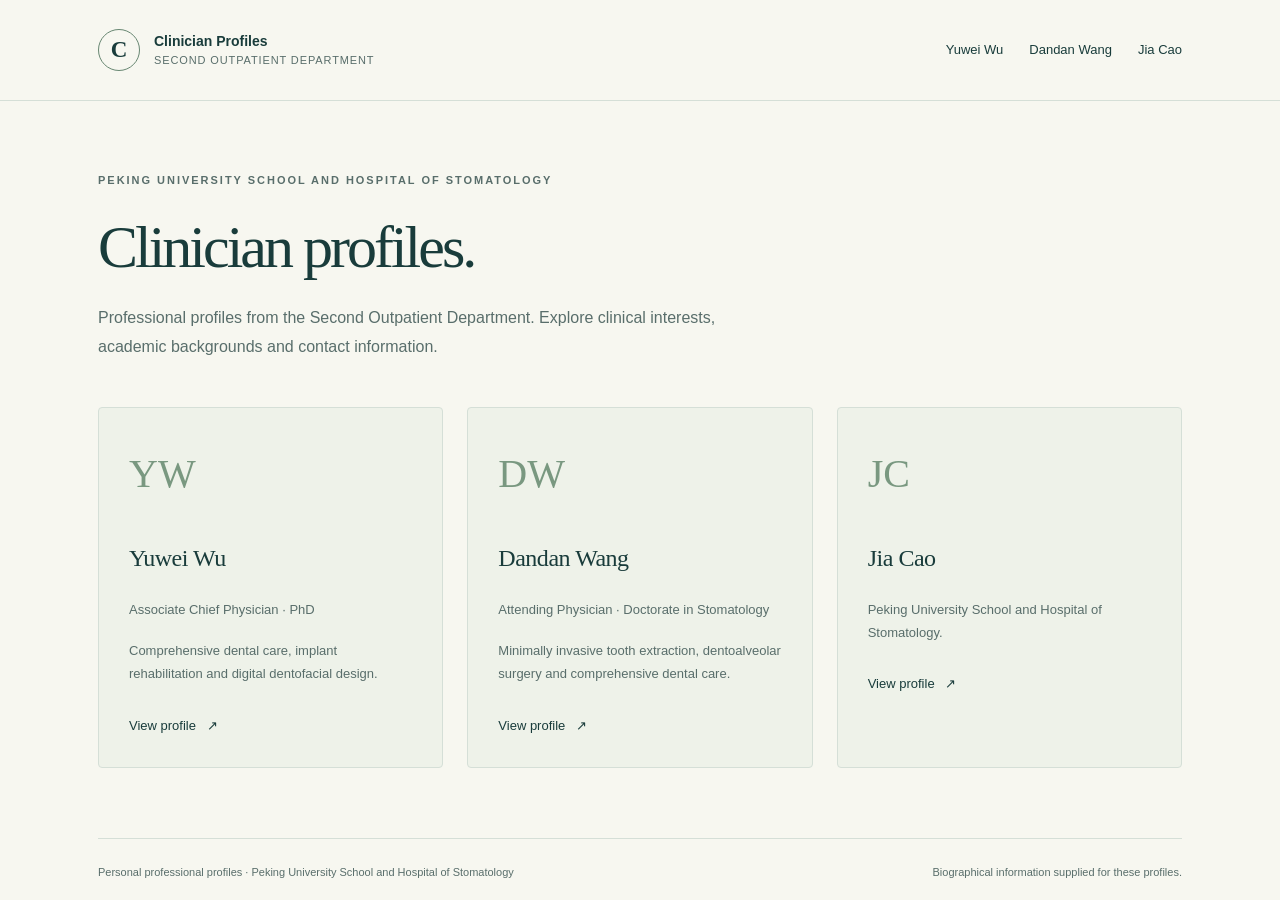
<file: index.html>
<!doctype html>
<html lang="en"><head><meta charset="utf-8"><meta name="viewport" content="width=device-width, initial-scale=1"><title>Clinician Profiles | Second Outpatient Department</title><meta name="description" content="Professional profiles of Yuwei Wu, Dandan Wang and Jia Cao at the Second Outpatient Department, Peking University School and Hospital of Stomatology."><meta name="theme-color" content="#193c3b"><link rel="stylesheet" href="assets/style.css"></head><body><a class="skip" href="#main">Skip to content</a><header><div class="wrap topbar"><a class="brand" href="index.html"><span class="mark" aria-hidden="true">C</span><span>Clinician Profiles<small>Second Outpatient Department</small></span></a><nav aria-label="Profiles"><a href="yuwei-wu/" >Yuwei Wu</a><a href="dandan-wang/" >Dandan Wang</a><a href="jia-cao/" >Jia Cao</a></nav></div></header><main class="wrap directory" id="main"><div class="eyebrow">Peking University School and Hospital of Stomatology</div><h1>Clinician profiles.</h1><p class="intro">Professional profiles from the Second Outpatient Department. Explore clinical interests, academic backgrounds and contact information.</p><div class="people"><a class="person" href="yuwei-wu/"><span class="letter" aria-hidden="true">YW</span><h2>Yuwei Wu</h2><p>Associate Chief Physician · PhD</p><p>Comprehensive dental care, implant rehabilitation and digital dentofacial design.</p><span class="arrow">View profile &nbsp; ↗</span></a><a class="person" href="dandan-wang/"><span class="letter" aria-hidden="true">DW</span><h2>Dandan Wang</h2><p>Attending Physician · Doctorate in Stomatology</p><p>Minimally invasive tooth extraction, dentoalveolar surgery and comprehensive dental care.</p><span class="arrow">View profile &nbsp; ↗</span></a><a class="person" href="jia-cao/"><span class="letter" aria-hidden="true">JC</span><h2>Jia Cao</h2><p>Peking University School and Hospital of Stomatology.</p><span class="arrow">View profile &nbsp; ↗</span></a></div></main><footer class="wrap"><div class="footer-inner"><span>Personal professional profiles · Peking University School and Hospital of Stomatology</span><span>Biographical information supplied for these profiles.</span></div></footer></body></html>
</file>
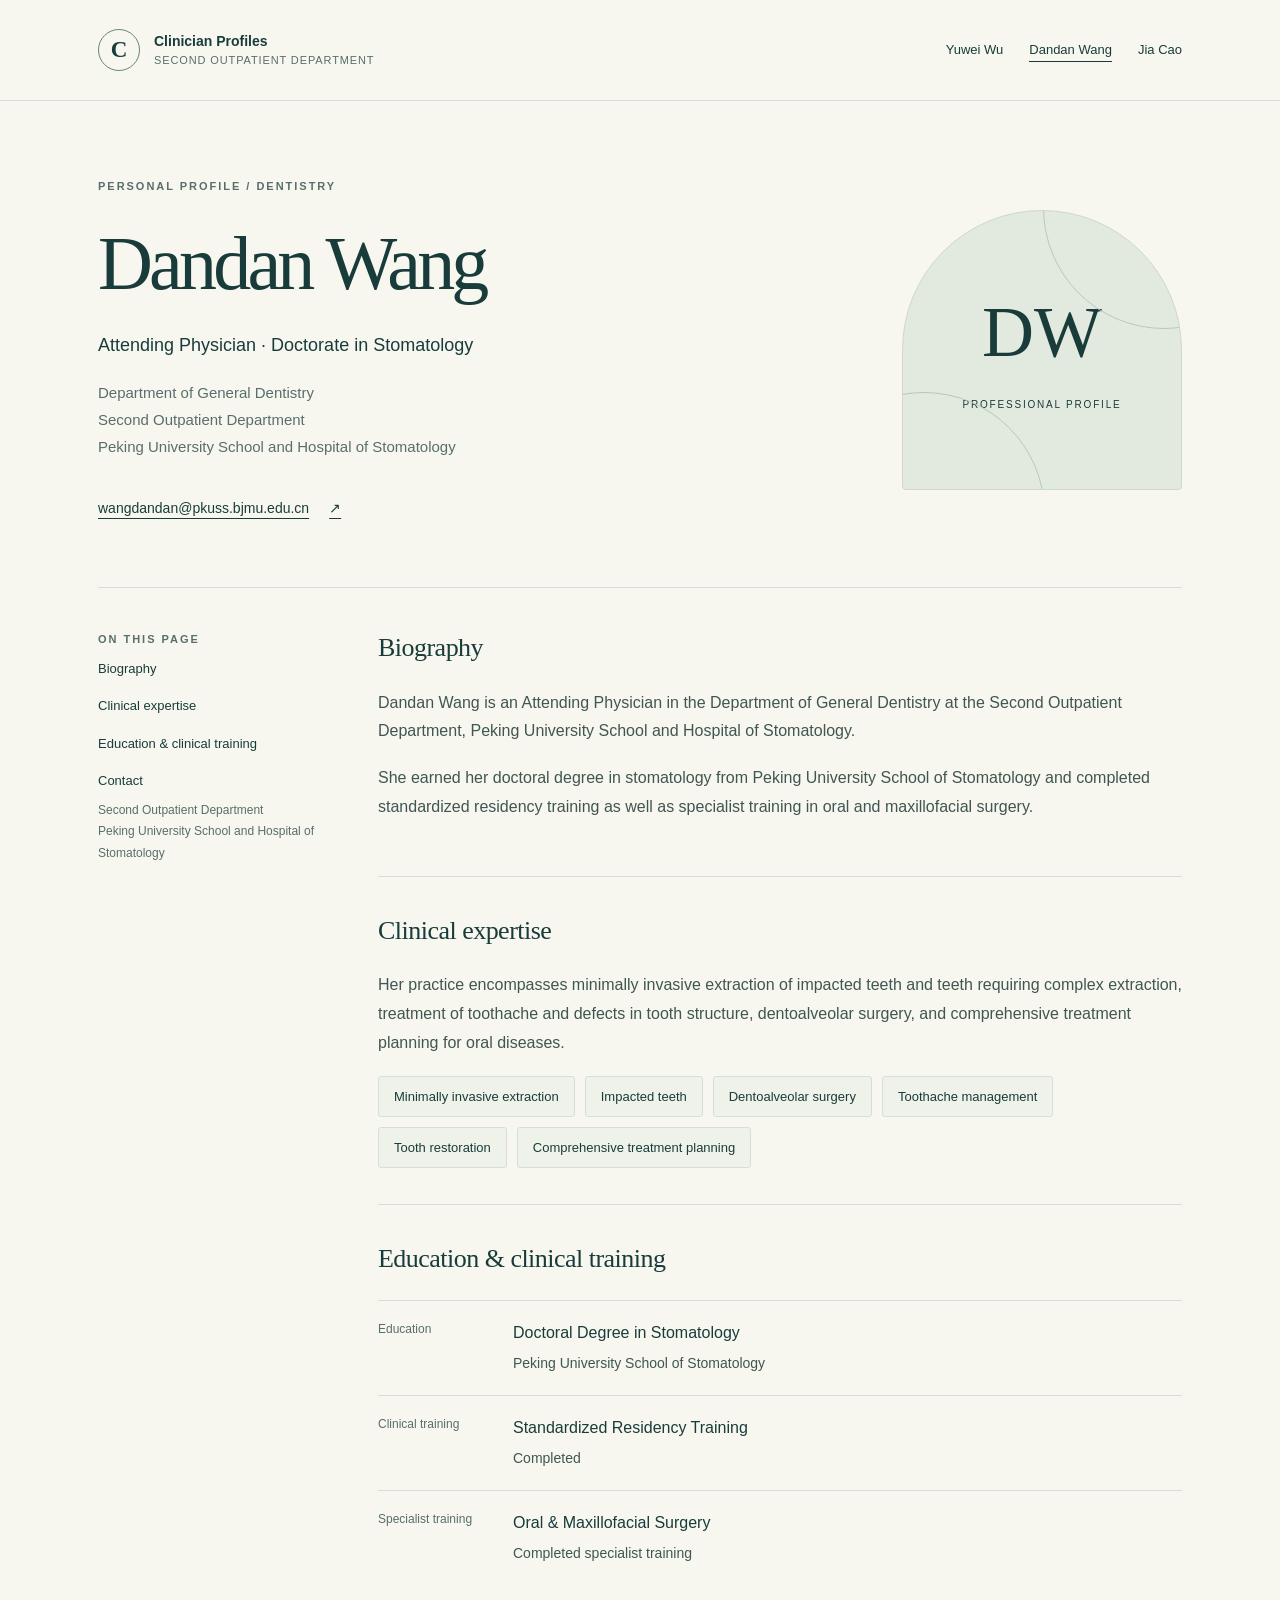
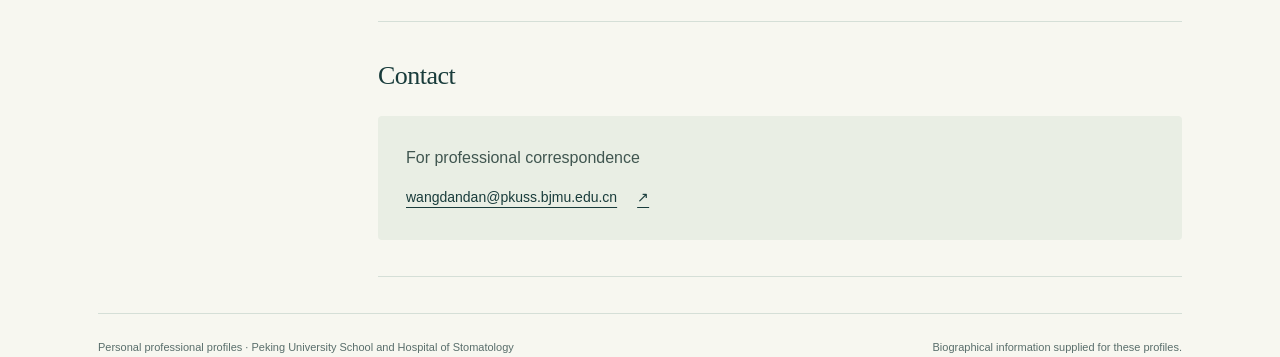
<file: dandan-wang/index.html>
<!doctype html>
<html lang="en"><head><meta charset="utf-8"><meta name="viewport" content="width=device-width, initial-scale=1"><title>Dandan Wang | Peking University School and Hospital of Stomatology</title><meta name="description" content="Dandan Wang — Minimally invasive tooth extraction, dentoalveolar surgery and comprehensive dental care."><meta name="theme-color" content="#193c3b"><link rel="stylesheet" href="../assets/style.css"></head><body><a class="skip" href="#main">Skip to content</a><header><div class="wrap topbar"><a class="brand" href="../index.html"><span class="mark" aria-hidden="true">C</span><span>Clinician Profiles<small>Second Outpatient Department</small></span></a><nav aria-label="Profiles"><a href="../yuwei-wu/" >Yuwei Wu</a><a href="../dandan-wang/" aria-current="page">Dandan Wang</a><a href="../jia-cao/" >Jia Cao</a></nav></div></header><main id="main" class="wrap"><div class="hero"><div><div class="eyebrow">Personal profile / Dentistry</div><h1>Dandan Wang</h1><p class="role">Attending Physician · Doctorate in Stomatology</p><p class="affiliation">Department of General Dentistry<br>Second Outpatient Department<br>Peking University School and Hospital of Stomatology</p><a class="email" href="mailto:wangdandan@pkuss.bjmu.edu.cn">wangdandan@pkuss.bjmu.edu.cn<span aria-hidden="true">↗</span></a></div><div class="monogram" aria-hidden="true"><span class="initials">DW</span><small>Professional profile</small></div></div><div class="profile-body"><aside class="sidebar"><div class="eyebrow">On this page</div><a class="section-link" href="#biography">Biography</a><a class="section-link" href="#clinical-expertise">Clinical expertise</a><a class="section-link" href="#education">Education & clinical training</a><a class="section-link" href="#contact">Contact</a><p>Second Outpatient Department<br>Peking University School and Hospital of Stomatology</p></aside><div class="content"><section id="biography"><h2>Biography</h2><p>Dandan Wang is an Attending Physician in the Department of General Dentistry at the Second Outpatient Department, Peking University School and Hospital of Stomatology.</p><p>She earned her doctoral degree in stomatology from Peking University School of Stomatology and completed standardized residency training as well as specialist training in oral and maxillofacial surgery.</p></section><section id="clinical-expertise"><h2>Clinical expertise</h2><p>Her practice encompasses minimally invasive extraction of impacted teeth and teeth requiring complex extraction, treatment of toothache and defects in tooth structure, dentoalveolar surgery, and comprehensive treatment planning for oral diseases.</p><div class="tags"><span>Minimally invasive extraction</span><span>Impacted teeth</span><span>Dentoalveolar surgery</span><span>Toothache management</span><span>Tooth restoration</span><span>Comprehensive treatment planning</span></div></section><section id="education"><h2>Education & clinical training</h2><div class="timeline"><span class="date">Education</span><div><strong>Doctoral Degree in Stomatology</strong><p>Peking University School of Stomatology</p></div></div><div class="timeline"><span class="date">Clinical training</span><div><strong>Standardized Residency Training</strong><p>Completed</p></div></div><div class="timeline"><span class="date">Specialist training</span><div><strong>Oral & Maxillofacial Surgery</strong><p>Completed specialist training</p></div></div></section><section id="contact"><h2>Contact</h2><div class="contact-box"><p>For professional correspondence</p><a class="email" href="mailto:wangdandan@pkuss.bjmu.edu.cn">wangdandan@pkuss.bjmu.edu.cn<span aria-hidden="true">↗</span></a></div></section></div></div></main><footer class="wrap"><div class="footer-inner"><span>Personal professional profiles · Peking University School and Hospital of Stomatology</span><span>Biographical information supplied for these profiles.</span></div></footer></body></html>
</file>
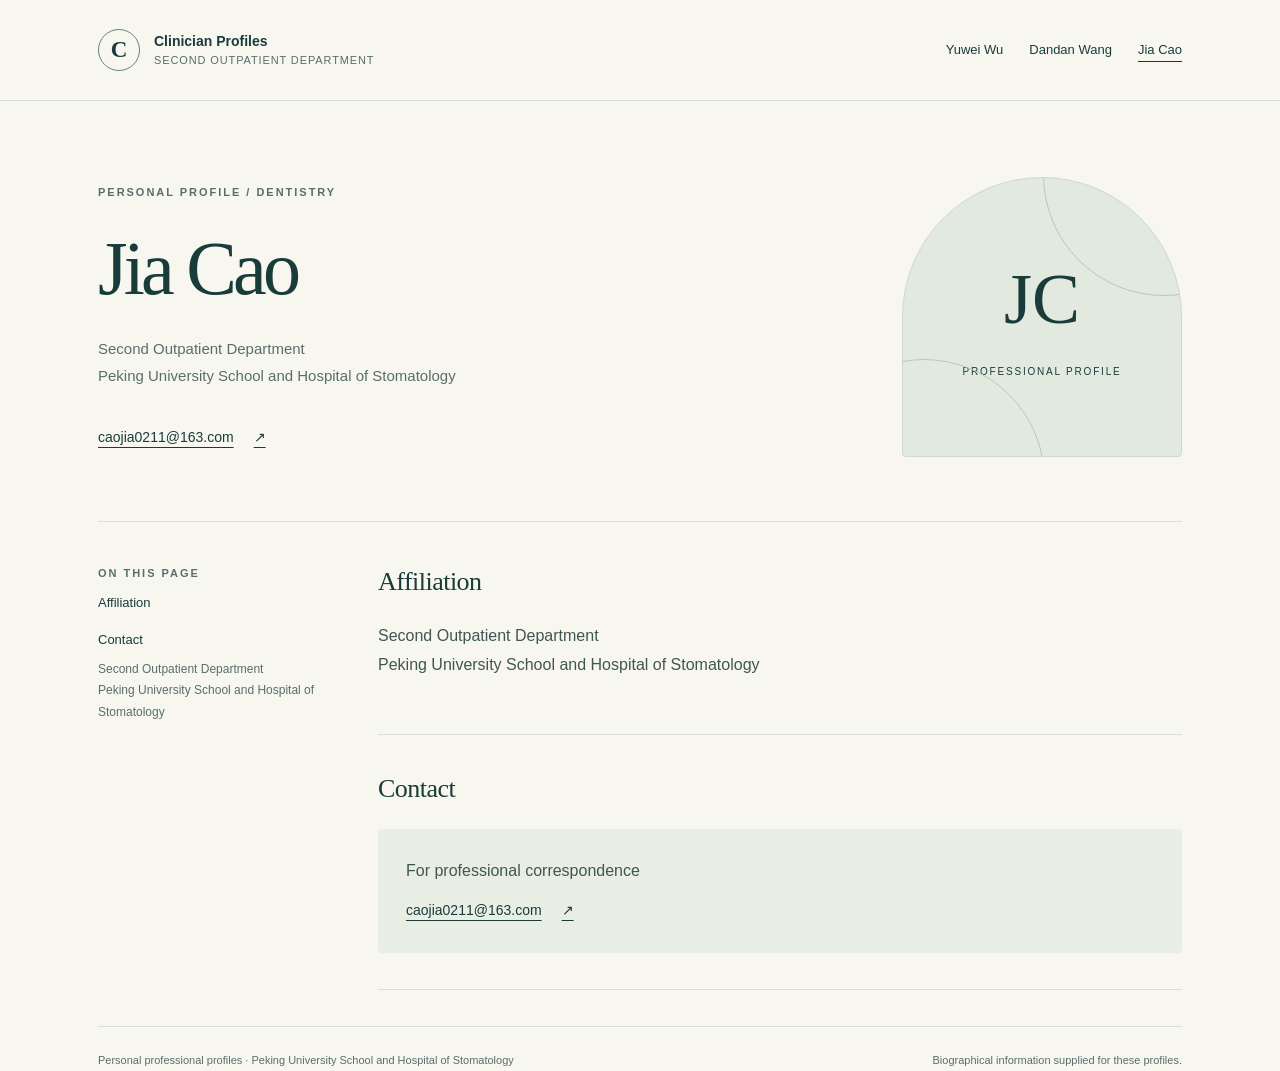
<file: jia-cao/index.html>
<!doctype html>
<html lang="en"><head><meta charset="utf-8"><meta name="viewport" content="width=device-width, initial-scale=1"><title>Jia Cao | Peking University School and Hospital of Stomatology</title><meta name="description" content="Jia Cao — Peking University School and Hospital of Stomatology."><meta name="theme-color" content="#193c3b"><link rel="stylesheet" href="../assets/style.css"></head><body><a class="skip" href="#main">Skip to content</a><header><div class="wrap topbar"><a class="brand" href="../index.html"><span class="mark" aria-hidden="true">C</span><span>Clinician Profiles<small>Second Outpatient Department</small></span></a><nav aria-label="Profiles"><a href="../yuwei-wu/" >Yuwei Wu</a><a href="../dandan-wang/" >Dandan Wang</a><a href="../jia-cao/" aria-current="page">Jia Cao</a></nav></div></header><main id="main" class="wrap"><div class="hero"><div><div class="eyebrow">Personal profile / Dentistry</div><h1>Jia Cao</h1><p class="affiliation">Second Outpatient Department<br>Peking University School and Hospital of Stomatology</p><a class="email" href="mailto:caojia0211@163.com">caojia0211@163.com<span aria-hidden="true">↗</span></a></div><div class="monogram" aria-hidden="true"><span class="initials">JC</span><small>Professional profile</small></div></div><div class="profile-body"><aside class="sidebar"><div class="eyebrow">On this page</div><a class="section-link" href="#affiliation">Affiliation</a><a class="section-link" href="#contact">Contact</a><p>Second Outpatient Department<br>Peking University School and Hospital of Stomatology</p></aside><div class="content"><section id="affiliation"><h2>Affiliation</h2><p>Second Outpatient Department<br>Peking University School and Hospital of Stomatology</p></section><section id="contact"><h2>Contact</h2><div class="contact-box"><p>For professional correspondence</p><a class="email" href="mailto:caojia0211@163.com">caojia0211@163.com<span aria-hidden="true">↗</span></a></div></section></div></div></main><footer class="wrap"><div class="footer-inner"><span>Personal professional profiles · Peking University School and Hospital of Stomatology</span><span>Biographical information supplied for these profiles.</span></div></footer></body></html>
</file>
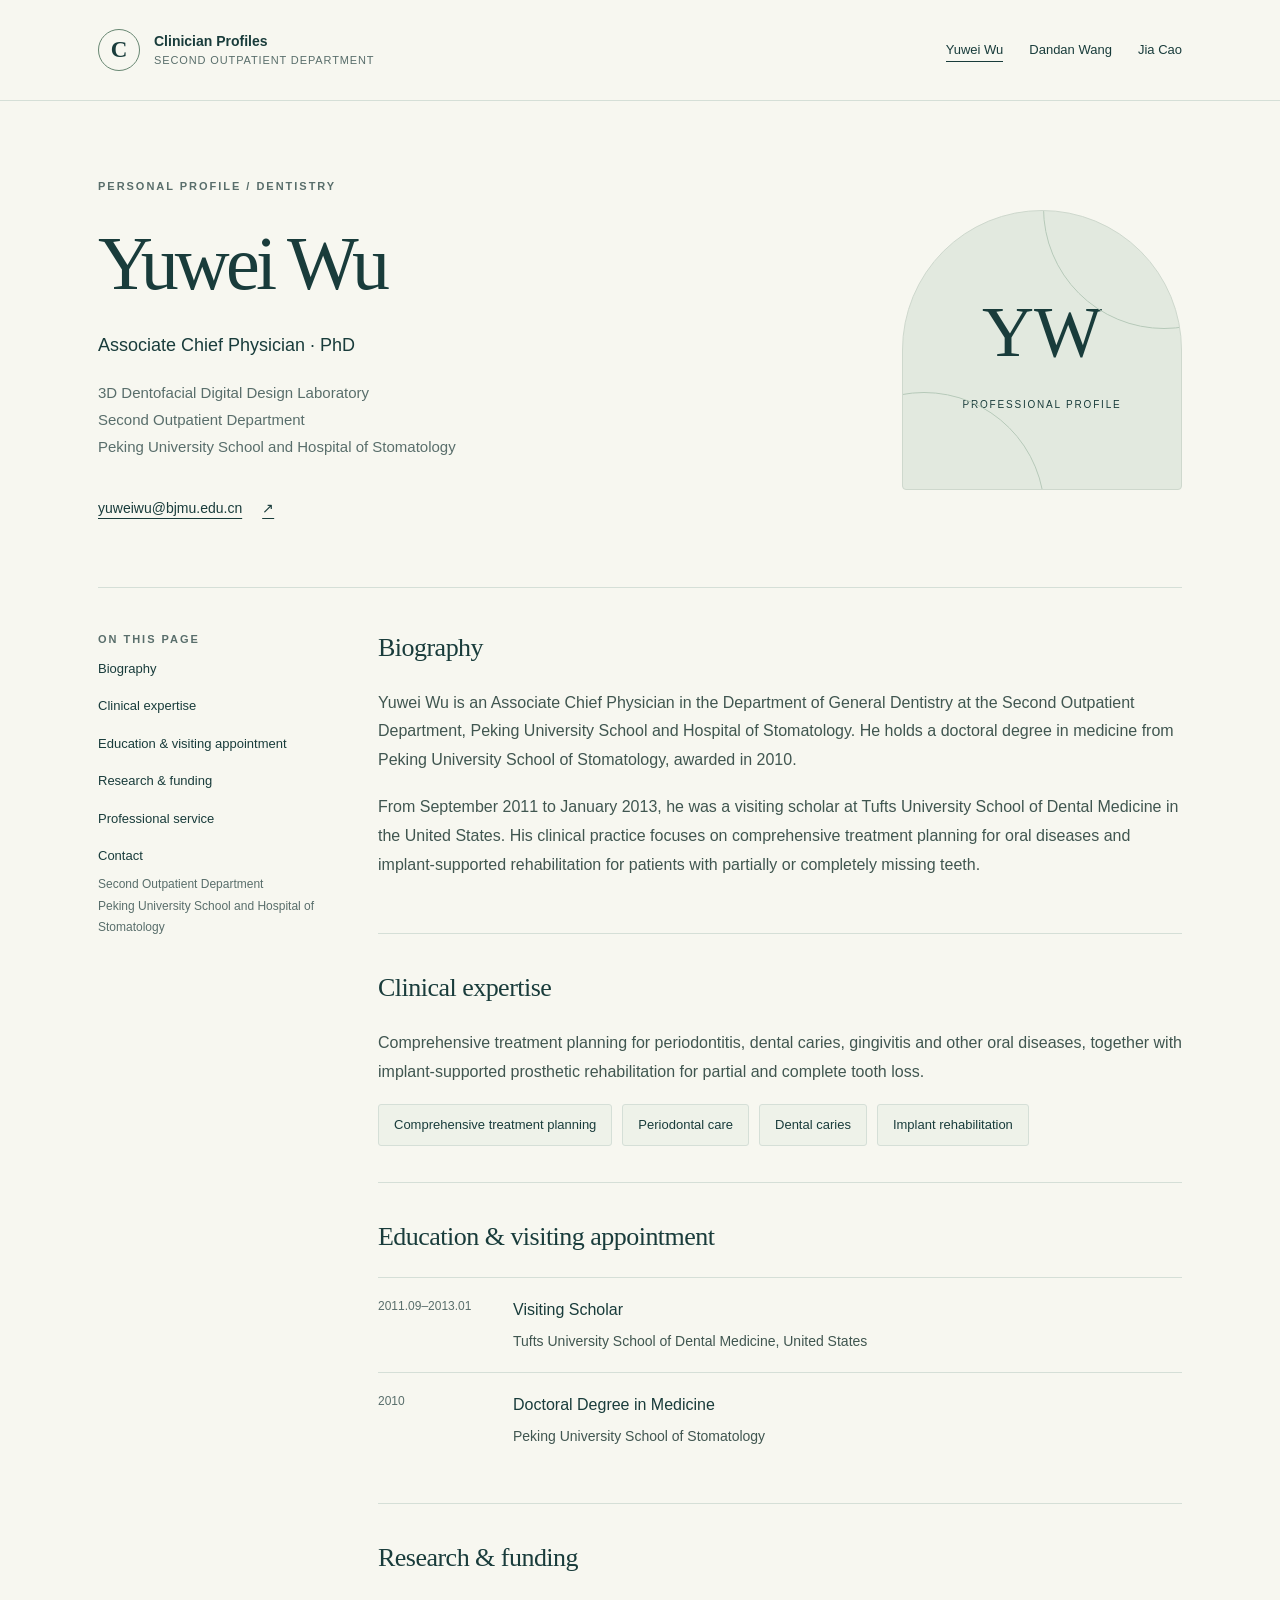
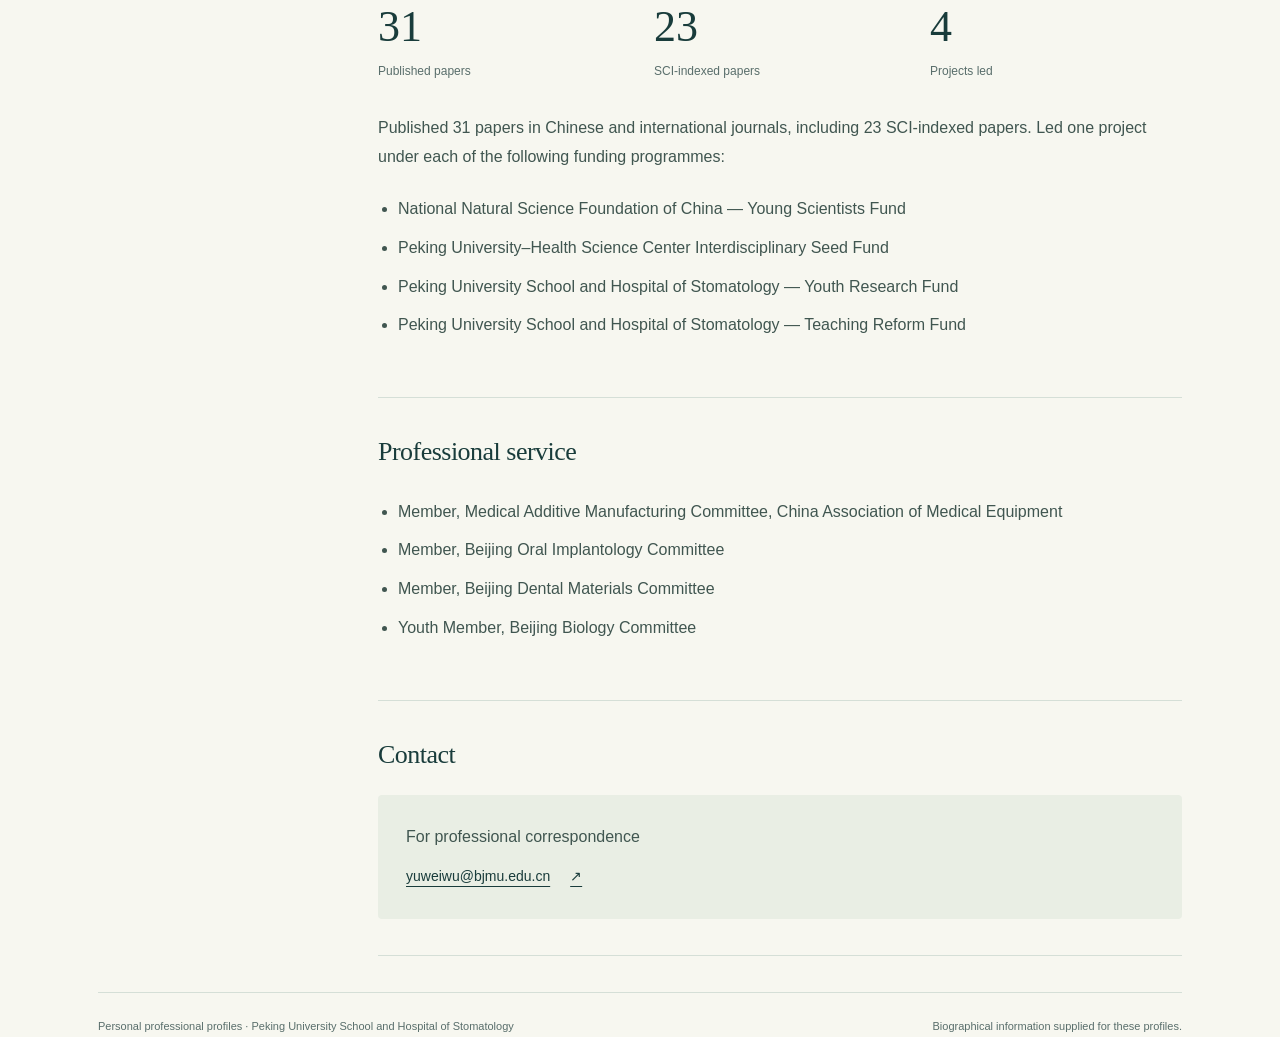
<file: yuwei-wu/index.html>
<!doctype html>
<html lang="en"><head><meta charset="utf-8"><meta name="viewport" content="width=device-width, initial-scale=1"><title>Yuwei Wu | Peking University School and Hospital of Stomatology</title><meta name="description" content="Yuwei Wu — Comprehensive dental care, implant rehabilitation and digital dentofacial design."><meta name="theme-color" content="#193c3b"><link rel="stylesheet" href="../assets/style.css"></head><body><a class="skip" href="#main">Skip to content</a><header><div class="wrap topbar"><a class="brand" href="../index.html"><span class="mark" aria-hidden="true">C</span><span>Clinician Profiles<small>Second Outpatient Department</small></span></a><nav aria-label="Profiles"><a href="../yuwei-wu/" aria-current="page">Yuwei Wu</a><a href="../dandan-wang/" >Dandan Wang</a><a href="../jia-cao/" >Jia Cao</a></nav></div></header><main id="main" class="wrap"><div class="hero"><div><div class="eyebrow">Personal profile / Dentistry</div><h1>Yuwei Wu</h1><p class="role">Associate Chief Physician · PhD</p><p class="affiliation">3D Dentofacial Digital Design Laboratory<br>Second Outpatient Department<br>Peking University School and Hospital of Stomatology</p><a class="email" href="mailto:yuweiwu@bjmu.edu.cn">yuweiwu@bjmu.edu.cn<span aria-hidden="true">↗</span></a></div><div class="monogram" aria-hidden="true"><span class="initials">YW</span><small>Professional profile</small></div></div><div class="profile-body"><aside class="sidebar"><div class="eyebrow">On this page</div><a class="section-link" href="#biography">Biography</a><a class="section-link" href="#clinical-expertise">Clinical expertise</a><a class="section-link" href="#education">Education & visiting appointment</a><a class="section-link" href="#research">Research & funding</a><a class="section-link" href="#service">Professional service</a><a class="section-link" href="#contact">Contact</a><p>Second Outpatient Department<br>Peking University School and Hospital of Stomatology</p></aside><div class="content"><section id="biography"><h2>Biography</h2><p>Yuwei Wu is an Associate Chief Physician in the Department of General Dentistry at the Second Outpatient Department, Peking University School and Hospital of Stomatology. He holds a doctoral degree in medicine from Peking University School of Stomatology, awarded in 2010.</p><p>From September 2011 to January 2013, he was a visiting scholar at Tufts University School of Dental Medicine in the United States. His clinical practice focuses on comprehensive treatment planning for oral diseases and implant-supported rehabilitation for patients with partially or completely missing teeth.</p></section><section id="clinical-expertise"><h2>Clinical expertise</h2><p>Comprehensive treatment planning for periodontitis, dental caries, gingivitis and other oral diseases, together with implant-supported prosthetic rehabilitation for partial and complete tooth loss.</p><div class="tags"><span>Comprehensive treatment planning</span><span>Periodontal care</span><span>Dental caries</span><span>Implant rehabilitation</span></div></section><section id="education"><h2>Education & visiting appointment</h2><div class="timeline"><span class="date">2011.09–2013.01</span><div><strong>Visiting Scholar</strong><p>Tufts University School of Dental Medicine, United States</p></div></div><div class="timeline"><span class="date">2010</span><div><strong>Doctoral Degree in Medicine</strong><p>Peking University School of Stomatology</p></div></div></section><section id="research"><h2>Research & funding</h2><div class="stats"><div class="stat"><b>31</b><span>Published papers</span></div><div class="stat"><b>23</b><span>SCI-indexed papers</span></div><div class="stat"><b>4</b><span>Projects led</span></div></div><p>Published 31 papers in Chinese and international journals, including 23 SCI-indexed papers. Led one project under each of the following funding programmes:</p><ul class="list"><li>National Natural Science Foundation of China — Young Scientists Fund</li><li>Peking University–Health Science Center Interdisciplinary Seed Fund</li><li>Peking University School and Hospital of Stomatology — Youth Research Fund</li><li>Peking University School and Hospital of Stomatology — Teaching Reform Fund</li></ul></section><section id="service"><h2>Professional service</h2><ul class="list"><li>Member, Medical Additive Manufacturing Committee, China Association of Medical Equipment</li><li>Member, Beijing Oral Implantology Committee</li><li>Member, Beijing Dental Materials Committee</li><li>Youth Member, Beijing Biology Committee</li></ul></section><section id="contact"><h2>Contact</h2><div class="contact-box"><p>For professional correspondence</p><a class="email" href="mailto:yuweiwu@bjmu.edu.cn">yuweiwu@bjmu.edu.cn<span aria-hidden="true">↗</span></a></div></section></div></div></main><footer class="wrap"><div class="footer-inner"><span>Personal professional profiles · Peking University School and Hospital of Stomatology</span><span>Biographical information supplied for these profiles.</span></div></footer></body></html>
</file>
<file: assets/style.css>
:root{--ink:#193c3b;--muted:#596e6b;--paper:#f7f7f0;--line:#d5dfd7;--accent:#a9c7ae}*{box-sizing:border-box}html{scroll-behavior:smooth}body{margin:0;background:var(--paper);color:var(--ink);font-family:'DM Sans',Arial,sans-serif;font-size:16px;line-height:1.8}a{color:inherit;text-underline-offset:5px}a:hover{color:#47795c}a:focus-visible{outline:3px solid #66876c;outline-offset:6px}.skip{position:absolute;left:20px;top:-100px;background:white;padding:10px;z-index:10}.skip:focus{top:10px}.wrap{max-width:1180px;margin:auto;padding:0 48px}header{border-bottom:1px solid var(--line)}.topbar{display:flex;align-items:center;justify-content:space-between;gap:24px;min-height:100px}.brand{text-decoration:none;display:flex;align-items:center;gap:14px;font-size:14px;font-weight:600;line-height:1.5}.mark{display:grid;place-items:center;border:1px solid #688772;border-radius:50%;width:42px;height:42px;font-family:Georgia,serif;font-size:23px}.brand small{display:block;font-weight:400;color:var(--muted);font-size:11px;letter-spacing:.08em;text-transform:uppercase}nav{display:flex;gap:26px;font-size:13px}nav a{text-decoration:none}nav a[aria-current=page]{border-bottom:1px solid var(--ink)}.eyebrow{font-size:11px;font-weight:700;letter-spacing:.18em;text-transform:uppercase;color:var(--muted)}.hero{display:grid;grid-template-columns:1fr 280px;gap:55px;align-items:center;padding:76px 0 64px}.hero h1,.directory h1{font-family:'Libre Baskerville',Georgia,serif;font-weight:400;letter-spacing:-.05em;font-size:clamp(44px,6vw,76px);line-height:1.16;margin:22px 0}.role{font-size:18px;margin:0 0 18px}.affiliation{color:var(--muted);font-size:15px;max-width:560px}.email{display:inline-flex;align-items:center;gap:20px;margin-top:18px;font-size:14px;overflow-wrap:anywhere}.monogram{aspect-ratio:1;border-radius:50% 50% 4px 4px;background:#e2e9df;display:flex;flex-direction:column;align-items:center;justify-content:center;position:relative;overflow:hidden;border:1px solid #ced8cd}.monogram:before,.monogram:after{content:'';position:absolute;border:1px solid #b6c9b9;border-radius:50%;width:240px;height:240px;left:-100px;bottom:-145px}.monogram:after{left:140px;bottom:160px}.initials{font-family:'Libre Baskerville',Georgia,serif;font-size:72px;line-height:1.3;font-weight:400}.monogram small{font-size:10px;letter-spacing:.18em;text-transform:uppercase;margin-top:16px}.profile-body{display:grid;grid-template-columns:225px 1fr;gap:55px;border-top:1px solid var(--line);padding-top:42px}.sidebar{font-size:13px}.sidebar p{color:var(--muted);font-size:12px}.section-link{display:block;text-decoration:none;padding:7px 0}.content section{padding:0 0 36px;margin:0 0 36px;border-bottom:1px solid var(--line);scroll-margin-top:24px}h2{font-family:'Libre Baskerville',Georgia,serif;font-weight:400;letter-spacing:-.02em;font-size:26px;line-height:1.4;margin:0 0 22px}p{margin:0 0 18px}.content p{color:#405650}.tags{display:flex;flex-wrap:wrap;gap:10px}.tags span{padding:8px 15px;border:1px solid var(--line);border-radius:3px;font-size:13px;background:#eef2e9}.timeline{display:grid;grid-template-columns:115px 1fr;gap:20px;padding:18px 0;border-top:1px solid var(--line)}.date{font-size:12px;color:var(--muted)}.timeline strong{font-weight:500}.timeline p{font-size:14px;margin:4px 0 0}.list{padding-left:20px;color:#405650}.list li{padding:5px 0}.stats{display:grid;grid-template-columns:repeat(3,1fr);gap:24px;margin-bottom:30px}.stat b{display:block;font-family:Georgia,serif;font-size:44px;font-weight:400;line-height:1.3}.stat span{font-size:12px;color:var(--muted)}.contact-box{padding:28px;background:#e9eee4;border-radius:4px}.contact-box p{margin:0}.contact-box a{margin-top:12px}footer{padding:30px 0 40px;font-size:11px;color:var(--muted)}.footer-inner{display:flex;justify-content:space-between;gap:24px;border-top:1px solid var(--line);padding-top:24px}.directory{padding:70px 0}.directory h1{max-width:800px;font-size:60px}.intro{max-width:620px;color:var(--muted)}.people{display:grid;grid-template-columns:repeat(3,1fr);gap:24px;margin-top:45px}.person{padding:30px;border:1px solid var(--line);text-decoration:none;border-radius:4px;background:#eef2e9}.person:hover{background:#e2e9df}.person .letter{font-family:Georgia,serif;font-size:40px;color:#799880}.person h2{font-size:24px;margin-top:32px}.person p{font-size:13px;color:var(--muted)}.person .arrow{display:block;margin-top:28px;font-size:13px}@media(max-width:800px){.wrap{padding:0 24px}.topbar{align-items:flex-start;flex-direction:column;padding:22px 0;gap:16px}nav{gap:22px;flex-wrap:wrap}.hero{grid-template-columns:1fr 180px;gap:24px;padding:50px 0}.initials{font-size:52px}.profile-body{grid-template-columns:1fr;gap:24px}.sidebar{display:flex;flex-wrap:wrap;gap:12px 24px}.sidebar .eyebrow,.sidebar p{display:none}.people{grid-template-columns:1fr}.directory h1{font-size:46px}}@media(max-width:520px){.hero{display:flex;flex-direction:column-reverse;align-items:stretch;padding-top:30px}.monogram{width:110px;aspect-ratio:1}.initials{font-size:36px}.monogram small{display:none}.hero h1{font-size:45px;margin-top:12px}.role{font-size:16px}.stats{gap:14px}.stat b{font-size:36px}.timeline{grid-template-columns:1fr;gap:3px}.footer-inner{flex-direction:column;gap:10px}.email{font-size:13px;gap:10px}nav{font-size:12px;gap:18px}.directory{padding:40px 0}}

.directory{padding:70px 48px}@media(max-width:800px){.topbar{padding:22px 24px}.directory{padding:50px 24px}.content{min-width:0}}@media(max-width:520px){.directory{padding:40px 24px}}
</file>
